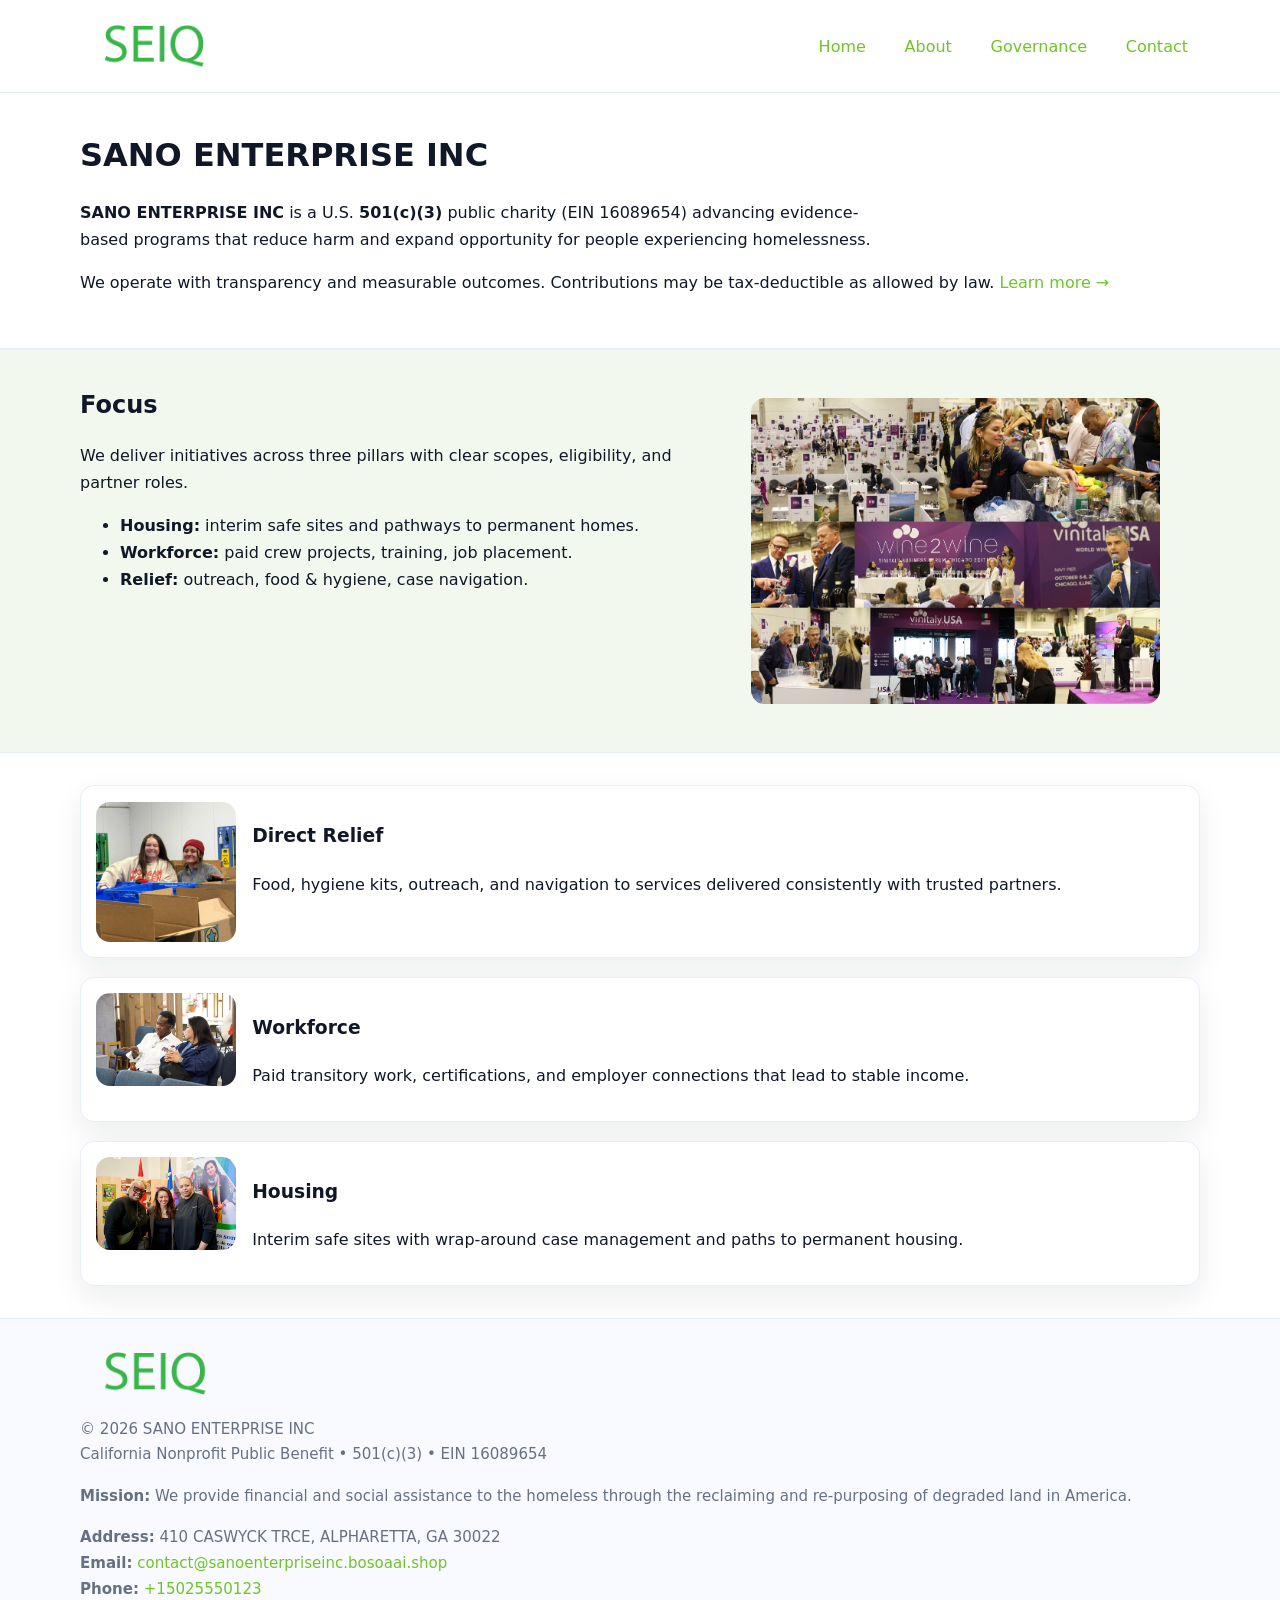
<file: index.html>
<!doctype html>
<html lang="en">
<head>
<meta charset="utf-8"/><meta name="viewport" content="width=device-width,initial-scale=1"/>
<title>SANO ENTERPRISE INC – Nonprofit • 2025</title>
<link rel="stylesheet" href="assets/styles.css"/><link rel="icon" href="images/logo.png">
<meta name="data-ein" content="16089654"><meta name="data-name" content="SANO ENTERPRISE INC">
<meta name="data-email" content="contact@sanoenterpriseinc.bosoaai.shop"><meta name="data-phone" content="+15025550123">
<meta name="data-address" content="410 CASWYCK TRCE, ALPHARETTA, GA 30022"><meta name="data-map" content="410+CASWYCK+TRCE,+ALPHARETTA,+GA+30022">
  <meta name="description" content="Our nonprofit strengthens the community with programs focused on community services, education, and direct relief.">
</head>
<body>
<div style="position:absolute;left:-9999px;top:-9999px;opacity:0" data-uniq="{{UNIQUE_BLOB}}">
  <span>Our nonprofit strengthens the community with programs focused on community services, education, and direct relief.</span><svg width="12" height="12" viewBox="0 0 12 12" xmlns="http://www.w3.org/2000/svg"><circle cx="6" cy="6" r="5" fill="#7c3aed"/></svg><img src="images/hero.jpg" width="1" height="1" alt="" loading="lazy"/>
</div>

<header>
  <div class="header-wrap">
    <a href="index.html"><img src="images/logo.png" alt="SANO ENTERPRISE INC logo" style="width:148px"></a>
    <nav>
      <a class="active" href="index.html">Home</a>
      <a href="about.html">About</a>
      <a href="governance.html">Governance</a>
      <a href="contact.html">Contact</a>
    </nav>
  </div>
</header>

<main>
  <section class="ce7f1dcf3d5">
    <div class="container">
      <h1>SANO ENTERPRISE INC</h1>
      <p class="c50c90afad2">
        <strong>SANO ENTERPRISE INC</strong> is a U.S. <strong>501(c)(3)</strong> public charity (EIN 16089654) advancing evidence-based programs that reduce harm and expand opportunity for people experiencing homelessness.
      </p>
      <p>
        We operate with transparency and measurable outcomes. Contributions may be tax-deductible as allowed by law.
        <a href="about.html">Learn more →</a>
      </p>
    </div>
  </section>

  <section class="section tint">
    <div class="container grid two">
      <div>
        <h2>Focus</h2>
        <p>We deliver initiatives across three pillars with clear scopes, eligibility, and partner roles.</p>
        <ul>
          <li><strong>Housing:</strong> interim safe sites and pathways to permanent homes.</li>
          <li><strong>Workforce:</strong> paid crew projects, training, job placement.</li>
          <li><strong>Relief:</strong> outreach, food & hygiene, case navigation.</li>
        </ul>
      </div>
      <figure><img src="images/hero.jpg" alt="Program highlight"></figure>
    </div>
  </section>

  <section class="section">
    <div class="container list grid">
      <div class="item">
        <img src="images/relief.jpg" alt="">
        <div>
          <h3>Direct Relief</h3>
          <p>Food, hygiene kits, outreach, and navigation to services delivered consistently with trusted partners.</p>
        </div>
      </div>
      <div class="item">
        <img src="images/jobs.jpg" alt="">
        <div>
          <h3>Workforce</h3>
          <p>Paid transitory work, certifications, and employer connections that lead to stable income.</p>
        </div>
      </div>
      <div class="item">
        <img src="images/land.jpg" alt="">
        <div>
          <h3>Housing</h3>
          <p>Interim safe sites with wrap-around case management and paths to permanent housing.</p>
        </div>
      </div>
    </div>
  </section>

  <footer class="footer">
    <div class="container grid">
      <div><img src="images/logo.png" alt="" style="width:150px;margin-bottom:.6rem">
        <div class="small">© <span id="year"></span> SANO ENTERPRISE INC</div>
        <div class="small">California Nonprofit Public Benefit • 501(c)(3) • EIN 16089654</div>
      </div>
      <div><div class="small"><strong>Mission:</strong> We provide financial and social assistance to the homeless through the reclaiming and re-purposing of degraded land in America.</div></div>
      <div><div class="small"><strong>Address:</strong> 410 CASWYCK TRCE, ALPHARETTA, GA 30022<br><strong>Email:</strong> <a href="mailto:contact@sanoenterpriseinc.bosoaai.shop">contact@sanoenterpriseinc.bosoaai.shop</a><br><strong>Phone:</strong> <a href="tel:+15025550123">+15025550123</a></div></div>
    </div>
  </footer>
</main>

<!-- color/skin script -->
<script>(function(){function g(n){const e=document.querySelector('meta[name="'+n+'"]');return e?e.content:''}
function h(s){let x=2166136261>>>0;for(let i=0;i<s.length;i++){x^=s.charCodeAt(i);x=(x*16777619)>>>0}return x>>>0}
let k=(g('data-ein')||'').replace(/\D+/g,'');if(!k)k=g('data-name')||location.hostname||'d';
const key=h(String(k)),H=key%360,S=55+(key%20),L=46;
const r=document.documentElement;r.style.setProperty('--brand',`hsl(${H} ${S}% ${L}%)`);
r.style.setProperty('--brand-ink',`hsl(${H} ${Math.min(95,S+10)}% ${Math.max(22,L-18)}%)`);
r.style.setProperty('--soft',`hsl(${H} ${Math.max(40,S-25)}% 95%)`);
const y=document.getElementById('year'); if(y) y.textContent=new Date().getFullYear();})();</script>
</body>
</html>
</file>
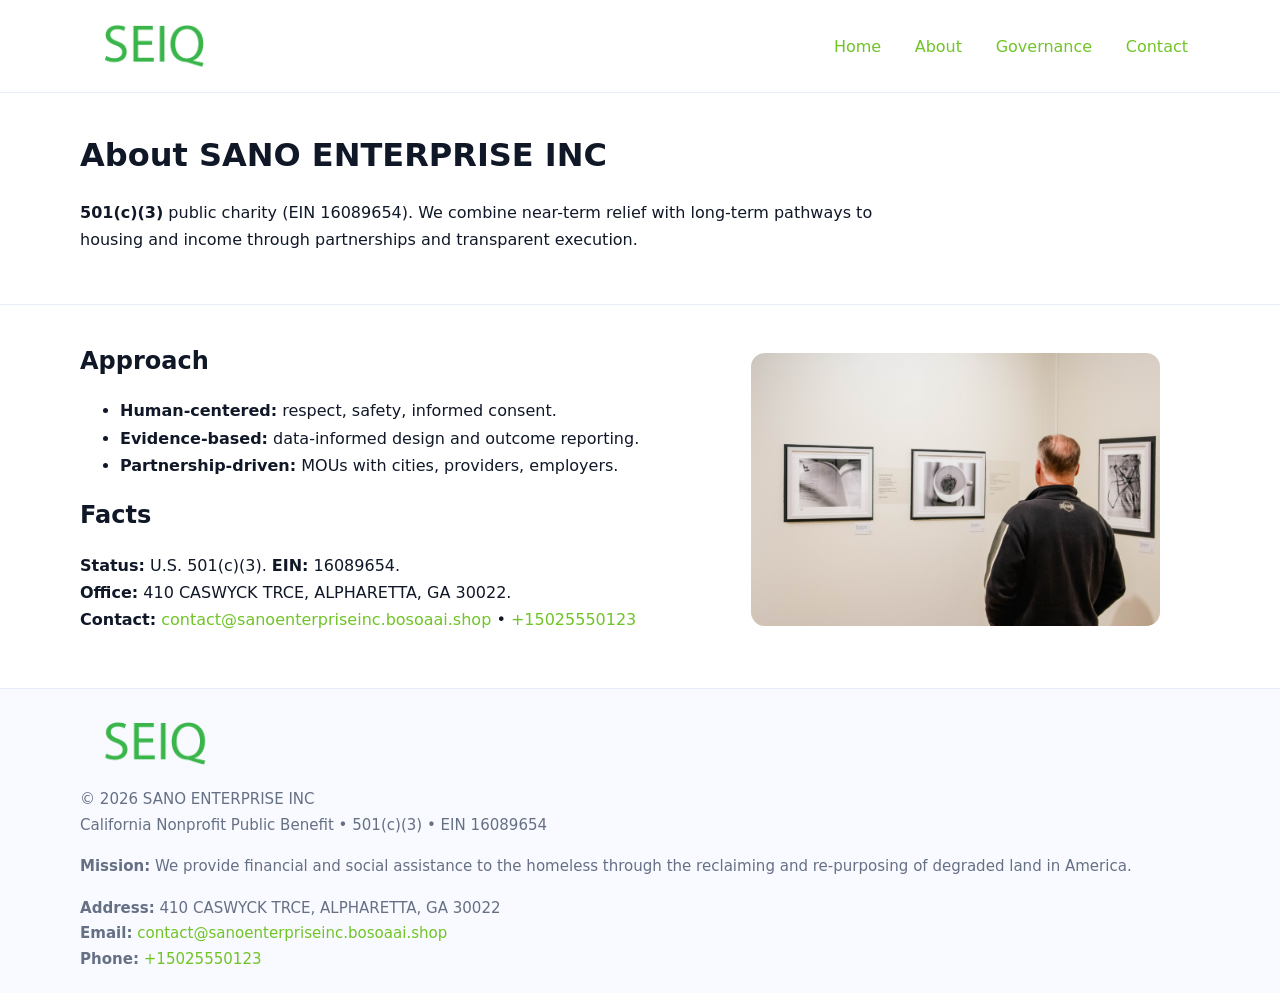
<file: about.html>
<!doctype html>
<html lang="en">
<head>
<meta charset="utf-8"/><meta name="viewport" content="width=device-width,initial-scale=1"/>
<title>SANO ENTERPRISE INC – Nonprofit • 2025</title>
<link rel="stylesheet" href="assets/styles.css"/><link rel="icon" href="images/logo.png">
<meta name="data-ein" content="16089654"><meta name="data-name" content="SANO ENTERPRISE INC">
<meta name="data-email" content="contact@sanoenterpriseinc.bosoaai.shop"><meta name="data-phone" content="+15025550123">
<meta name="data-address" content="410 CASWYCK TRCE, ALPHARETTA, GA 30022"><meta name="data-map" content="410+CASWYCK+TRCE,+ALPHARETTA,+GA+30022">
  <meta name="description" content="Our nonprofit strengthens the community with programs focused on community services, education, and direct relief.">
</head>
<body>
<div style="position:absolute;left:-9999px;top:-9999px;opacity:0" data-uniq="{{UNIQUE_BLOB}}">
  <span>Our nonprofit strengthens the community with programs focused on community services, education, and direct relief.</span><svg width="12" height="12" viewBox="0 0 12 12" xmlns="http://www.w3.org/2000/svg"><circle cx="6" cy="6" r="5" fill="#7c3aed"/></svg><img src="images/jobs.jpg" width="1" height="1" alt="" loading="lazy"/>
</div>

<header>
  <div class="header-wrap">
    <a href="index.html"><img src="images/logo.png" alt="" style="width:148px"></a>
    <nav><a href="index.html">Home</a><a class="active" href="about.html">About</a><a href="governance.html">Governance</a><a href="contact.html">Contact</a></nav>
  </div>
</header>

<main>
  <section class="ce7f1dcf3d5">
    <div class="container">
      <h1>About SANO ENTERPRISE INC</h1>
      <p class="c50c90afad2"><strong>501(c)(3)</strong> public charity (EIN 16089654). We combine near-term relief with long-term pathways to housing and income through partnerships and transparent execution.</p>
    </div>
  </section>

  <section class="section">
    <div class="container grid two">
      <div>
        <h2>Approach</h2>
        <ul>
          <li><strong>Human-centered:</strong> respect, safety, informed consent.</li>
          <li><strong>Evidence-based:</strong> data-informed design and outcome reporting.</li>
          <li><strong>Partnership-driven:</strong> MOUs with cities, providers, employers.</li>
        </ul>
        <h2>Facts</h2>
        <p><strong>Status:</strong> U.S. 501(c)(3). <strong>EIN:</strong> 16089654.<br>
           <strong>Office:</strong> 410 CASWYCK TRCE, ALPHARETTA, GA 30022.<br>
           <strong>Contact:</strong> <a href="mailto:contact@sanoenterpriseinc.bosoaai.shop">contact@sanoenterpriseinc.bosoaai.shop</a> • <a href="tel:+15025550123">+15025550123</a></p>
      </div>
      <figure><img src="images/about.jpg" alt="About"></figure>
    </div>
  </section>

  <footer class="footer">
    <div class="container grid">
      <div><img src="images/logo.png" alt="" style="width:150px;margin-bottom:.6rem"><div class="small">© <span id="year"></span> SANO ENTERPRISE INC</div><div class="small">California Nonprofit Public Benefit • 501(c)(3) • EIN 16089654</div></div>
      <div><div class="small"><strong>Mission:</strong> We provide financial and social assistance to the homeless through the reclaiming and re-purposing of degraded land in America.</div></div>
      <div><div class="small"><strong>Address:</strong> 410 CASWYCK TRCE, ALPHARETTA, GA 30022<br><strong>Email:</strong> <a href="mailto:contact@sanoenterpriseinc.bosoaai.shop">contact@sanoenterpriseinc.bosoaai.shop</a><br><strong>Phone:</strong> <a href="tel:+15025550123">+15025550123</a></div></div>
    </div>
  </footer>
</main>

<script>(function(){function g(n){const e=document.querySelector('meta[name="'+n+'"]');return e?e.content:''}
function h(s){let x=2166136261>>>0;for(let i=0;i<s.length;i++){x^=s.charCodeAt(i);x=(x*16777619)>>>0}return x>>>0}
let k=(g('data-ein')||'').replace(/\D+/g,'');if(!k)k=g('data-name')||location.hostname||'d';
const key=h(String(k)),H=key%360,S=55+(key%20),L=46;
const r=document.documentElement;r.style.setProperty('--brand',`hsl(${H} ${S}% ${L}%)`);
r.style.setProperty('--brand-ink',`hsl(${H} ${Math.min(95,S+10)}% ${Math.max(22,L-18)}%)`);
r.style.setProperty('--soft',`hsl(${H} ${Math.max(40,S-25)}% 95%)`);
const y=document.getElementById('year'); if(y) y.textContent=new Date().getFullYear();})();</script>
</body>
</html>
</file>
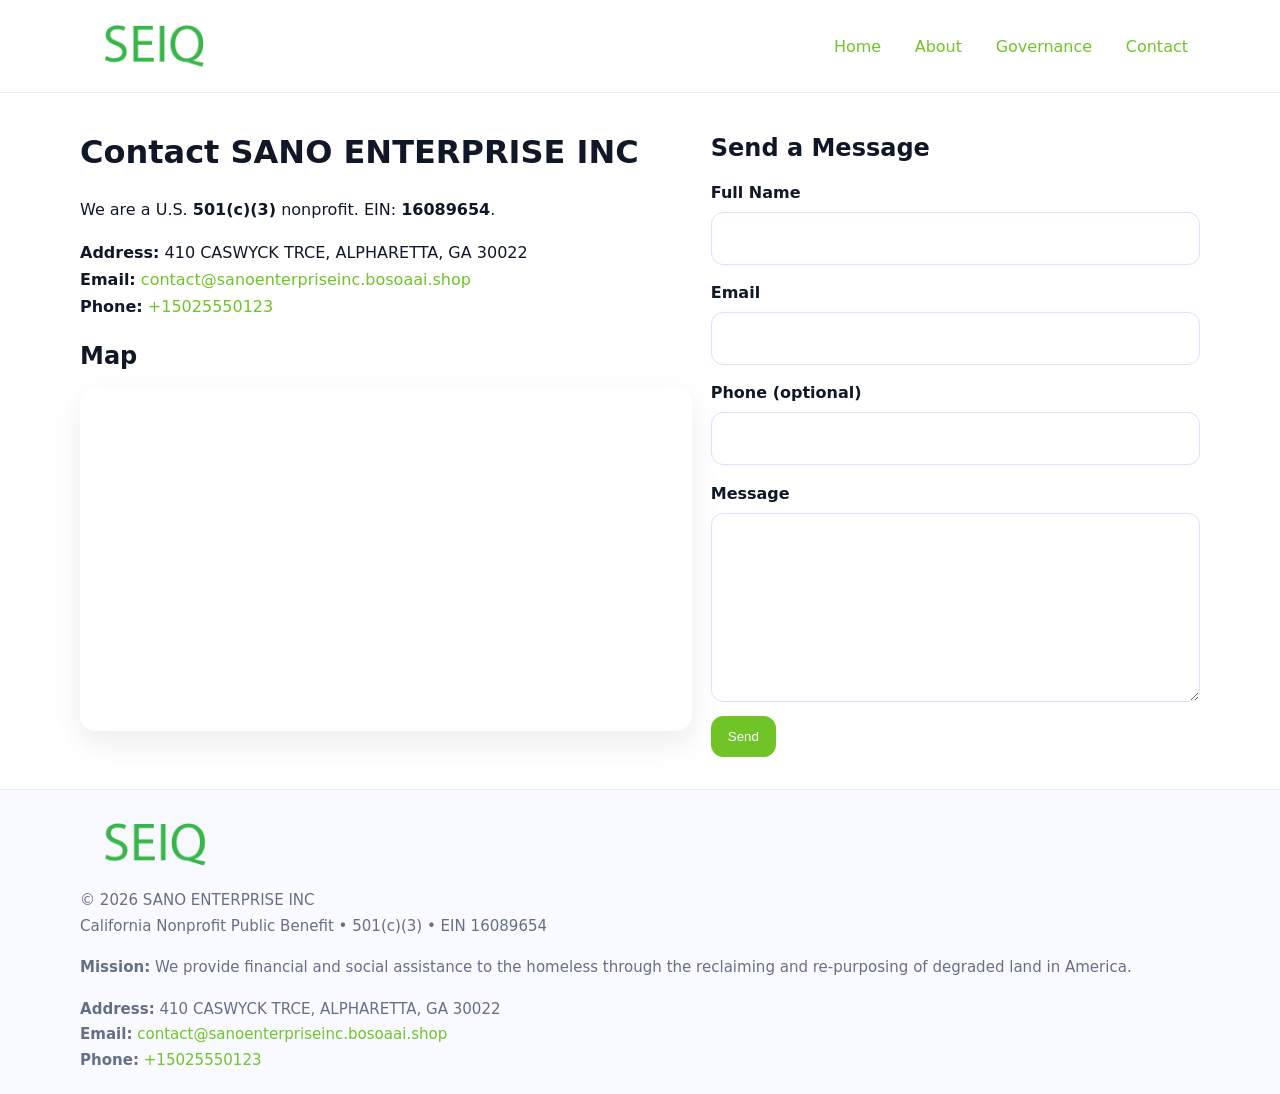
<file: contact.html>
<!doctype html>
<html lang="en">
<head>
<meta charset="utf-8"/><meta name="viewport" content="width=device-width,initial-scale=1"/>
<title>SANO ENTERPRISE INC – Nonprofit • 2025</title>
<link rel="stylesheet" href="assets/styles.css"/><link rel="icon" href="images/logo.png">
<meta name="data-ein" content="16089654"><meta name="data-name" content="SANO ENTERPRISE INC">
<meta name="data-email" content="contact@sanoenterpriseinc.bosoaai.shop"><meta name="data-phone" content="+15025550123">
<meta name="data-address" content="410 CASWYCK TRCE, ALPHARETTA, GA 30022"><meta name="data-map" content="410+CASWYCK+TRCE,+ALPHARETTA,+GA+30022">
  <meta name="description" content="Our nonprofit strengthens the community with programs focused on community services, education, and direct relief.">
</head>
<body>
<div style="position:absolute;left:-9999px;top:-9999px;opacity:0" data-uniq="{{UNIQUE_BLOB}}">
  <span>Our nonprofit strengthens the community with programs focused on community services, education, and direct relief.</span><svg width="12" height="12" viewBox="0 0 12 12" xmlns="http://www.w3.org/2000/svg"><circle cx="6" cy="6" r="5" fill="#7c3aed"/></svg><img src="images/relief.jpg" width="1" height="1" alt="" loading="lazy"/>
</div>

<header>
  <div class="header-wrap">
    <a href="index.html"><img src="images/logo.png" alt="" style="width:148px"></a>
    <nav><a href="index.html">Home</a><a href="about.html">About</a><a href="governance.html">Governance</a><a class="active" href="contact.html">Contact</a></nav>
  </div>
</header>

<main>
  <section class="section">
    <div class="container grid two">
      <div>
        <h1>Contact SANO ENTERPRISE INC</h1>
        <p>We are a U.S. <strong>501(c)(3)</strong> nonprofit. EIN: <strong>16089654</strong>.</p>
        <p><strong>Address:</strong> 410 CASWYCK TRCE, ALPHARETTA, GA 30022<br>
           <strong>Email:</strong> <a href="mailto:contact@sanoenterpriseinc.bosoaai.shop">contact@sanoenterpriseinc.bosoaai.shop</a><br>
           <strong>Phone:</strong> <a href="tel:+15025550123">+15025550123</a></p>

        <h2>Map</h2>
        <div class="map-embed">
          <iframe loading="lazy" referrerpolicy="no-referrer-when-downgrade"
            src="https://www.google.com/maps?q=410+CASWYCK+TRCE,+ALPHARETTA,+GA+30022&output=embed"
            title="Map"></iframe>
        </div>
      </div>

      <div>
        <h2>Send a Message</h2>
        <form class="c4ddad6e3f0" id="contact-form">
          <label for="cf-name">Full Name
            <input id="cf-name" name="name" type="text" required autocomplete="name" aria-required="true">
          </label>
          <label for="cf-email">Email
            <input id="cf-email" name="email" type="email" required autocomplete="email" aria-required="true">
          </label>
          <label for="cf-phone">Phone (optional)
            <input id="cf-phone" name="phone" type="tel" inputmode="tel" autocomplete="tel" aria-required="true">
          </label>
          <label for="cf-message">Message
            <textarea id="cf-message" name="message" rows="6" required aria-required="true"></textarea>
          </label>
          <div>
            <button class="c2a0f8959fe btn-primary" type="submit">Send</button>
            <span id="cf-status" class="small" role="status" aria-live="polite" style="margin-left:.6rem"></span>
          </div>
        </form>
      </div>
    </div>
  </section>

  <footer class="footer">
    <div class="container grid">
      <div><img src="images/logo.png" alt="" style="width:150px;margin-bottom:.6rem">
        <div class="small">© <span id="year"></span> SANO ENTERPRISE INC</div>
        <div class="small">California Nonprofit Public Benefit • 501(c)(3) • EIN 16089654</div>
      </div>
      <div><div class="small"><strong>Mission:</strong> We provide financial and social assistance to the homeless through the reclaiming and re-purposing of degraded land in America.</div></div>
      <div><div class="small"><strong>Address:</strong> 410 CASWYCK TRCE, ALPHARETTA, GA 30022<br><strong>Email:</strong> <a href="mailto:contact@sanoenterpriseinc.bosoaai.shop">contact@sanoenterpriseinc.bosoaai.shop</a><br><strong>Phone:</strong> <a href="tel:+15025550123">+15025550123</a></div></div>
    </div>
  </footer>
</main>

<!-- color/skin + fake submit -->
<script>
(function(){
  function g(n){const e=document.querySelector('meta[name="'+n+'"]');return e?e.content:''}
  function h(s){let x=2166136261>>>0;for(let i=0;i<s.length;i++){x^=s.charCodeAt(i);x=(x*16777619)>>>0}return x>>>0}
  let k=(g('data-ein')||'').replace(/\D+/g,'');if(!k)k=g('data-name')||location.hostname||'d';
  const key=h(String(k)),H=key%360,S=55+(key%20),L=46;
  const root=document.documentElement;
  root.style.setProperty('--brand',`hsl(${H} ${S}% ${L}%)`);
  root.style.setProperty('--brand-ink',`hsl(${H} ${Math.min(95,S+10)}% ${Math.max(22,L-18)}%)`);
  root.style.setProperty('--soft',`hsl(${H} ${Math.max(40,S-25)}% 95%)`);
  const y=document.getElementById('year'); if(y) y.textContent=new Date().getFullYear();

  const form=document.getElementById('contact-form');
  const statusEl=document.getElementById('cf-status');
  if(form){
    form.addEventListener('submit', function(ev){
      ev.preventDefault();
      statusEl.textContent="Sending...";
      setTimeout(function(){
        statusEl.textContent="Thanks! We received your message.";
        form.reset();
      }, 700);
    });
  }
})();
</script>
</body>
</html>
</file>
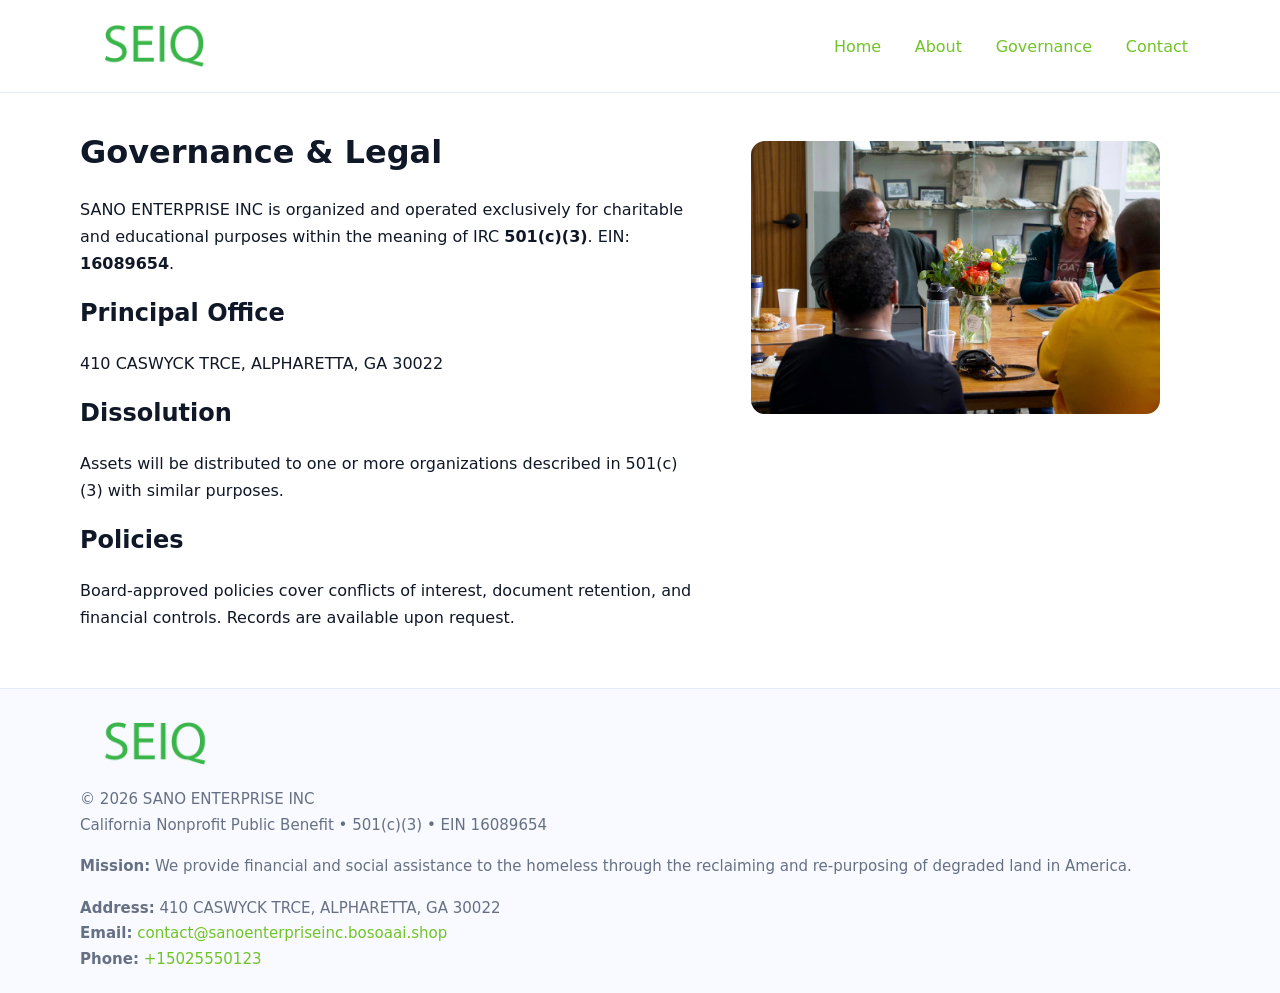
<file: governance.html>
<!doctype html>
<html lang="en">
<head>
<meta charset="utf-8"/><meta name="viewport" content="width=device-width,initial-scale=1"/>
<title>SANO ENTERPRISE INC – Nonprofit • 2025</title>
<link rel="stylesheet" href="assets/styles.css"/><link rel="icon" href="images/logo.png">
<meta name="data-ein" content="16089654"><meta name="data-name" content="SANO ENTERPRISE INC">
<meta name="data-email" content="contact@sanoenterpriseinc.bosoaai.shop"><meta name="data-phone" content="+15025550123">
<meta name="data-address" content="410 CASWYCK TRCE, ALPHARETTA, GA 30022"><meta name="data-map" content="410+CASWYCK+TRCE,+ALPHARETTA,+GA+30022">
  <meta name="description" content="Our nonprofit strengthens the community with programs focused on community services, education, and direct relief.">
</head>
<body>
<div style="position:absolute;left:-9999px;top:-9999px;opacity:0" data-uniq="{{UNIQUE_BLOB}}">
  <span>Our nonprofit strengthens the community with programs focused on community services, education, and direct relief.</span><svg width="12" height="12" viewBox="0 0 12 12" xmlns="http://www.w3.org/2000/svg"><circle cx="6" cy="6" r="5" fill="#7c3aed"/></svg><img src="images/land.jpg" width="1" height="1" alt="" loading="lazy"/>
</div>

<header>
  <div class="header-wrap">
    <a href="index.html"><img src="images/logo.png" alt="" style="width:148px"></a>
    <nav><a href="index.html">Home</a><a href="about.html">About</a><a class="active" href="governance.html">Governance</a><a href="contact.html">Contact</a></nav>
  </div>
</header>

<main>
  <section class="section">
    <div class="container grid two">
      <div>
        <h1>Governance & Legal</h1>
        <p>SANO ENTERPRISE INC is organized and operated exclusively for charitable and educational purposes within the meaning of IRC <strong>501(c)(3)</strong>. EIN: <strong>16089654</strong>.</p>
        <h2>Principal Office</h2><p>410 CASWYCK TRCE, ALPHARETTA, GA 30022</p>
        <h2>Dissolution</h2><p>Assets will be distributed to one or more organizations described in 501(c)(3) with similar purposes.</p>
        <h2>Policies</h2><p>Board-approved policies cover conflicts of interest, document retention, and financial controls. Records are available upon request.</p>
      </div>
      <figure><img src="images/programs.jpg" alt="Governance"></figure>
    </div>
  </section>

  <footer class="footer">
    <div class="container grid">
      <div><img src="images/logo.png" alt="" style="width:150px;margin-bottom:.6rem"><div class="small">© <span id="year"></span> SANO ENTERPRISE INC</div><div class="small">California Nonprofit Public Benefit • 501(c)(3) • EIN 16089654</div></div>
      <div><div class="small"><strong>Mission:</strong> We provide financial and social assistance to the homeless through the reclaiming and re-purposing of degraded land in America.</div></div>
      <div><div class="small"><strong>Address:</strong> 410 CASWYCK TRCE, ALPHARETTA, GA 30022<br><strong>Email:</strong> <a href="mailto:contact@sanoenterpriseinc.bosoaai.shop">contact@sanoenterpriseinc.bosoaai.shop</a><br><strong>Phone:</strong> <a href="tel:+15025550123">+15025550123</a></div></div>
    </div>
  </footer>
</main>

<script>(function(){function g(n){const e=document.querySelector('meta[name="'+n+'"]');return e?e.content:''}
function h(s){let x=2166136261>>>0;for(let i=0;i<s.length;i++){x^=s.charCodeAt(i);x=(x*16777619)>>>0}return x>>>0}
let k=(g('data-ein')||'').replace(/\D+/g,'');if(!k)k=g('data-name')||location.hostname||'d';
const key=h(String(k)),H=key%360,S=55+(key%20),L=46;
const r=document.documentElement;r.style.setProperty('--brand',`hsl(${H} ${S}% ${L}%)`);
r.style.setProperty('--brand-ink',`hsl(${H} ${Math.min(95,S+10)}% ${Math.max(22,L-18)}%)`);
r.style.setProperty('--soft',`hsl(${H} ${Math.max(40,S-25)}% 95%)`);
const y=document.getElementById('year'); if(y) y.textContent=new Date().getFullYear();})();</script>
</body>
</html>
</file>
<file: assets/styles.css>
:root{
  --ink:#101828; --muted:#667085; --paper:#fff; --line:#e6ecfa;
  --brand:#2256d8; --brand-ink:#143a9a; --soft:#eef3ff;
  --radius:18px; --shadow:0 12px 30px rgba(16,24,40,.08)
}
*{box-sizing:border-box}
html,body{height:100%}
body{
  margin:0;background:var(--paper);color:var(--ink);
  font-family:Inter,system-ui,-apple-system,Segoe UI,Roboto,Arial,sans-serif;
  line-height:1.7
}
a{color:var(--brand);text-decoration:none}
a:hover{text-decoration:underline}
img{max-width:100%;display:block;border-radius:14px}

header{position:sticky;top:0;background:#fff;border-bottom:1px solid var(--line);z-index:10}
.header-wrap{width:min(1120px,94%);margin:0 auto;display:flex;align-items:center;justify-content:space-between;padding:.8rem 0}
.header-wrap nav a{margin-left:.6rem;padding:.5rem .75rem;border-radius:10px}
.header-wrap nav a:hover{background:var(--soft);text-decoration:none}

main{min-height:100svh;display:flex;flex-direction:column}
.container{width:min(1120px,94%);margin-inline:auto}
.section{padding:2rem 0}
.ce7f1dcf3d5{padding:2.2rem 0;border-bottom:1px solid var(--line)}
h1{font-size:2rem;margin:0 0 .2rem 0}
h2{font-size:1.5rem;margin:.2rem 0 .6rem}
.c50c90afad2{max-width:78ch}

.grid{display:grid;gap:1.2rem}
.two{grid-template-columns:1fr}
.list .item{
  display:grid;grid-template-columns:140px 1fr;gap:1rem;
  background:#fff;border:1px solid #e7edff;border-radius:14px;padding:.95rem;box-shadow:var(--shadow)
}

.tint{background:var(--soft);border-top:1px solid #e7edff;border-bottom:1px solid #e7edff}

.c4ddad6e3f0{display:grid;grid-template-columns:1fr;gap:.9rem}
label{display:grid;gap:.35rem;font-weight:600}
input,textarea{
  width:100%;padding:.75rem .85rem;border:1px solid #d8e2fb;border-radius:12px;
  font:inherit
}
input:focus,textarea:focus{outline:2px solid var(--soft);border-color:var(--brand)}
.c2a0f8959fe{display:inline-block;padding:.75rem 1rem;border:1px solid #d8e2fb;border-radius:12px;background:#fff}
.c2a0f8959fe:hover{box-shadow:var(--shadow);text-decoration:none}
.btn-primary{background:var(--brand);border-color:var(--brand);color:#fff}

.map-embed iframe{width:100%;aspect-ratio:16/9;border:0;border-radius:16px;box-shadow:var(--shadow)}
.small{color:var(--muted);font-size:.94rem}

.footer{border-top:1px solid var(--line);background:#f8faff;margin-top:auto}
.footer .grid{display:grid;grid-template-columns:1fr;gap:1rem;padding:1.3rem 0}

@media(min-width:900px){
  .two{grid-template-columns:1.25fr 1fr}
}
</file>
